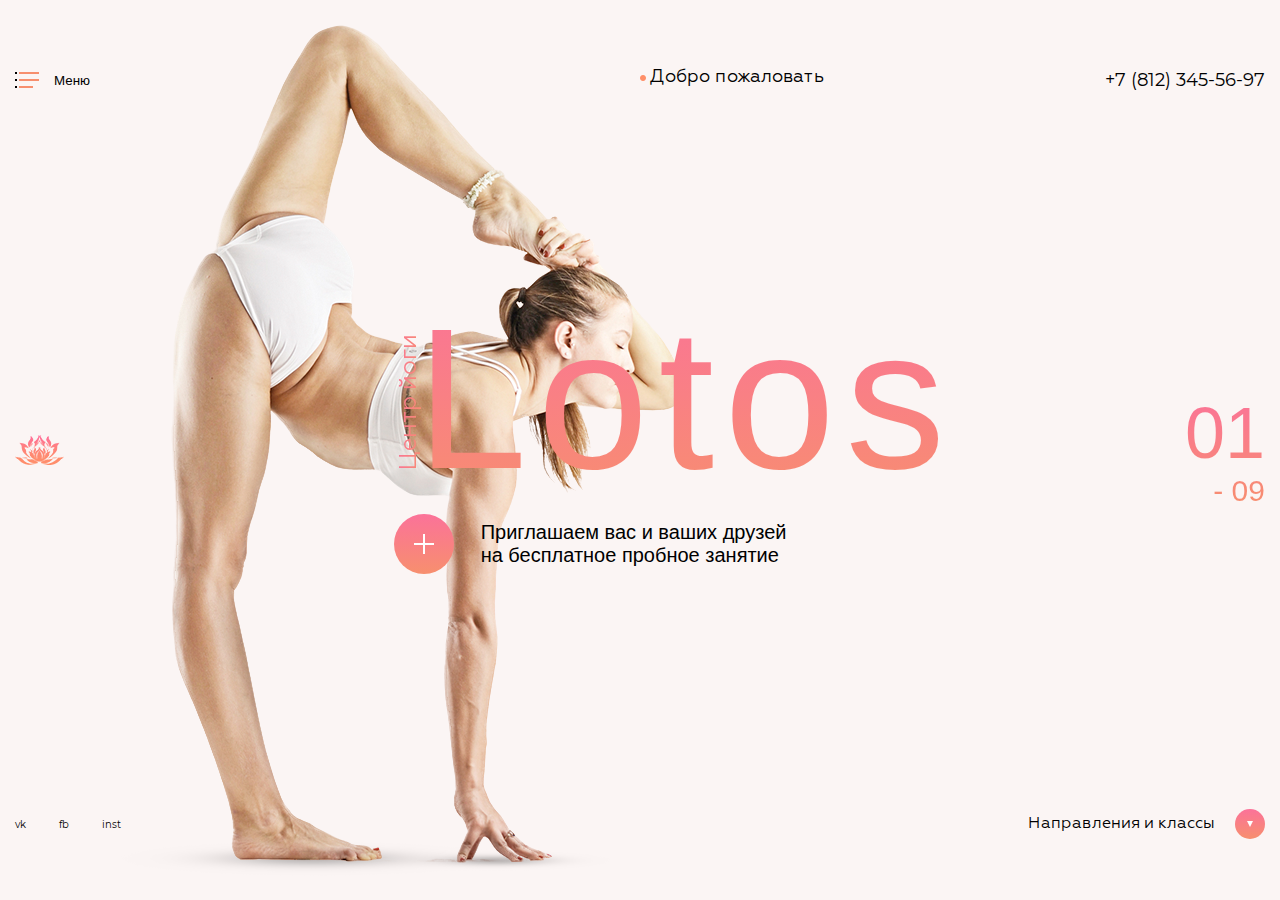
<file: index.html>
<!DOCTYPE html>
<html lang="ru">
<head>
	<meta charset="UTF-8">
	<meta name="viewport" content="width=device-width, initial-scale=1.0">
	<link rel="shortcut icon" href="img/favicon.ico" type="image/x-icon">
	<meta http-equiv="X-UA-Compatible" content="ie=edge">
	<meta name="theme-color" content="#111111">
	<title>Lotos</title>
	<link rel="stylesheet" href="scss/main.css">
</head>
<body>
	<div class="site-container">
    <header class="header">
      <h1 class="visually-hidden">Lotos</h1>
      <div class="container header__container">
          <button class="btn-reset header__menu">
            <div class="burger">
              <span class="burger__line"></span>
              <span class="burger__line"></span>
              <span class="burger__line"></span>
            </div>
            Меню
          </button>
          <nav class="header__nav menu">
            <button class="menu__close btn-reset"></button>
          <ul class="menu__list">
            <li class="menu__item"><a href="#" class="menu__link menu__link--active">Главная</a></li>
            <li class="menu__item"><a href="#" class="menu__link">Направления</a></li>
            <li class="menu__item"><a href="#" class="menu__link">Преподаватели</a></li>
            <li class="menu__item"><a href="#" class="menu__link">Абонементы</a></li>
            <li class="menu__item"><a href="#" class="menu__link">Расписание</a></li>
            <li class="menu__item"><a href="#" class="menu__link">Отзывы</a></li>
            <li class="menu__item"><a href="#" class="menu__link">Контакты</a></li>
          </ul>
        </nav>
        <a href="tel:+78123455697" class="header__contacts">+7 (812) 345-56-97</a>
      </div>
    </header>
    <main class="main">
      <section class="welcome">
        <h2 class="welcome__title page-title">Добро пожаловать</h2>
        <div class="container welcome__container">
          <img src="img/logo.png" alt="Логотип" class="logo welcome__logo">
          <div class="welcome__content content">
            <span class="content__subtitle">Центр йоги</span>
            <h3 class="content__title">Lotos</h3>
            <div class="content__form">
              <button class="content__btn btn-reset"></button>
              <p class="content__text">Приглашаем вас и ваших друзей на бесплатное пробное занятие</p>
            </div>
          </div>
        <div class="welcome__number number-page">
          <span class="number-page__current">01</span>
          <span class="number-page__total">- 09</span>
        </div>
        </div>
      </section>
    </main>
		<footer class="footer">
	    <div class="footer__container container">
        <ul class="footer__social social social__list">
          <li class="social__item"><a href="#" class="social__link">vk</a></li>
          <li class="social__item"><a href="#" class="social__link">fb</a></li>
          <li class="social__item"><a href="#" class="social__link">inst</a></li>
        </ul>
        <a href="/classes/" class="footer__link">Направления и классы</a>
      </div>
    </footer>
	</div>
	<script src="/js/main.js"></script>
</body>
</html>
</file>
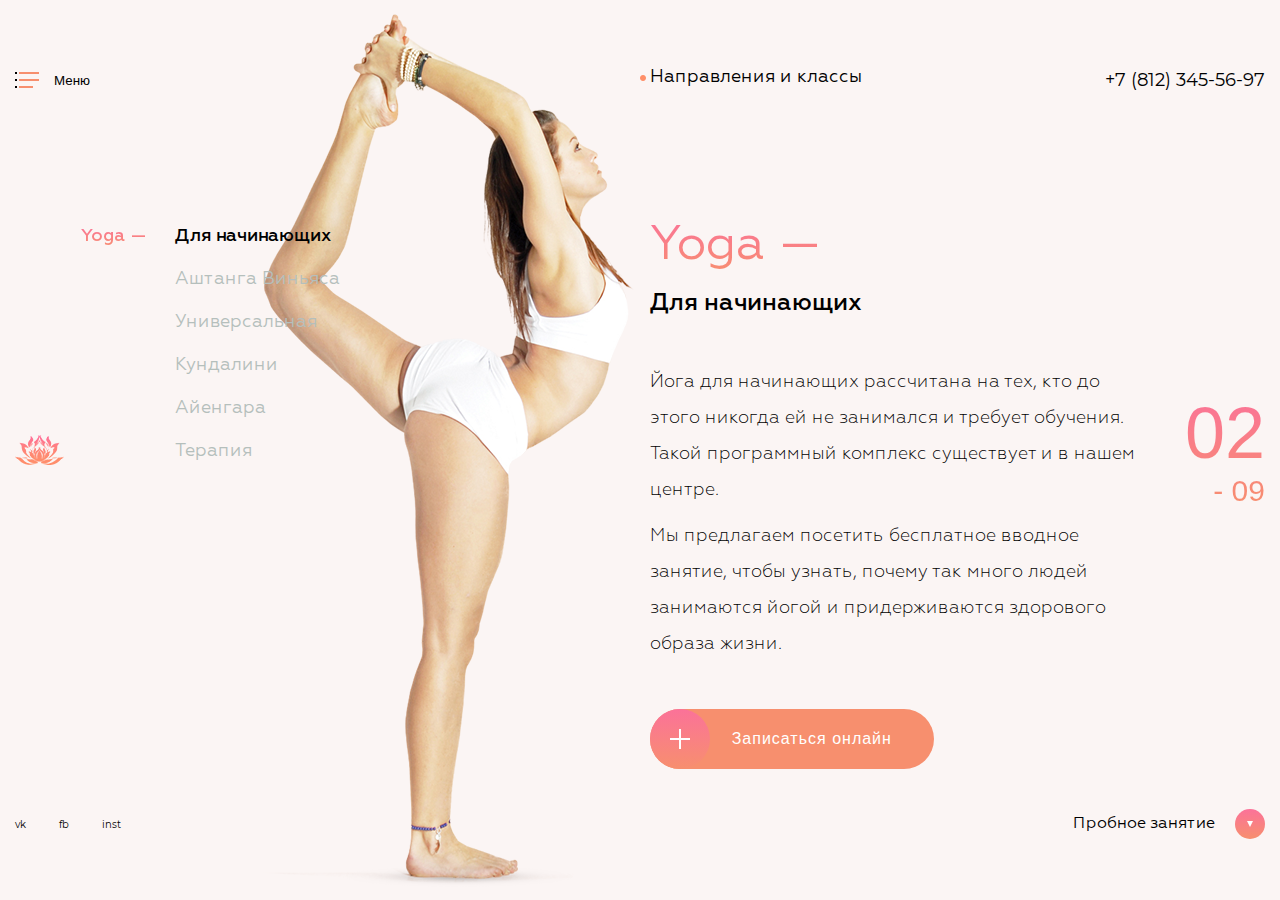
<file: classes/index.html>
<!DOCTYPE html>
<html lang="ru">
<head>
	<meta charset="UTF-8">
	<meta name="viewport" content="width=device-width, initial-scale=1.0">
	<link rel="shortcut icon" href="img/favicon.ico" type="image/x-icon">
	<meta http-equiv="X-UA-Compatible" content="ie=edge">
	<meta name="theme-color" content="#111111">
	<title>Lotos</title>
	<link rel="stylesheet" href="/scss/main.css">
</head>
<body>
    <div class="site-container">
      <h1 class="visually-hidden">Lotos</h1>
      <header class="header">
        <h1 class="visually-hidden">Lotos</h1>
        <div class="container header__container">
            <button class="btn-reset header__menu">
              <div class="burger">
                <span class="burger__line"></span>
                <span class="burger__line"></span>
                <span class="burger__line"></span>
              </div>
              Меню
            </button>
            <nav class="header__nav menu">
              <button class="menu__close btn-reset"></button>
            <ul class="menu__list">
              <li class="menu__item"><a href="#" class="menu__link menu__link--active">Главная</a></li>
              <li class="menu__item"><a href="#" class="menu__link">Направления</a></li>
              <li class="menu__item"><a href="#" class="menu__link">Преподаватели</a></li>
              <li class="menu__item"><a href="#" class="menu__link">Абонементы</a></li>
              <li class="menu__item"><a href="#" class="menu__link">Расписание</a></li>
              <li class="menu__item"><a href="#" class="menu__link">Отзывы</a></li>
              <li class="menu__item"><a href="#" class="menu__link">Контакты</a></li>
            </ul>
          </nav>
          <a href="tel:+78123455697" class="header__contacts">+7 (812) 345-56-97</a>
        </div>
      </header>
    <main>
      <section class="classes">
        <h2 class="page-title">Направления и классы</h2>
        <div class="container classes__container">
          <img src="/img/logo.png" alt="Логотип" class="logo classes__logo">
          <div class="classes__content">
            <ul class="classes__list">
              <li class="classes__item"><a href="#" class="classes__link classes__link--active">Для начинающих</a></li>
              <li class="classes__item"><a href="#" class="classes__link">Аштанга Виньяса</a></li>
              <li class="classes__item"><a href="#" class="classes__link">Универсальная</a></li>
              <li class="classes__item"><a href="#" class="classes__link">Кундалини</a></li>
              <li class="classes__item"><a href="#" class="classes__link">Айенгара</a></li>
              <li class="classes__item"><a href="#" class="classes__link">Терапия</a></li>
            </ul>
            <div class="classes__description">
              <h3 class="classes__title">Yoga —</h3>
              <span class="classes__subtitle">Для начинающих</span>
              <p class="classes__text">Йога для начинающих рассчитана на тех, кто до этого никогда ей не занимался и требует обучения. Такой программный комплекс существует и в нашем центре.</p>
              <p class="classes__text">Мы предлагаем посетить бесплатное вводное занятие, чтобы узнать, почему так много людей занимаются йогой и придерживаются здорового образа жизни.</p>
              <button class="classes__btn btn-reset"><span></span> Записаться онлайн</button>
            </div>
          </div>
          <div class="classes__number number-page">
            <span class="number-page__current">02</span>
            <span class="number-page__total">- 09</span>
          </div>
        </div>
      </section>
    </main>
    <footer class="footer">
      <div class="footer__container container">
        <ul class="footer__social social social__list">
          <li class="social__item"><a href="#" class="social__link">vk</a></li>
          <li class="social__item"><a href="#" class="social__link">fb</a></li>
          <li class="social__item"><a href="#" class="social__link">inst</a></li>
        </ul>
        <a href="/trial-lesson/" class="footer__link">Пробное занятие</a>
      </div>
    </footer>
    </div>

  <script src="/js/main.js"></script>
</body>
</html>
</file>
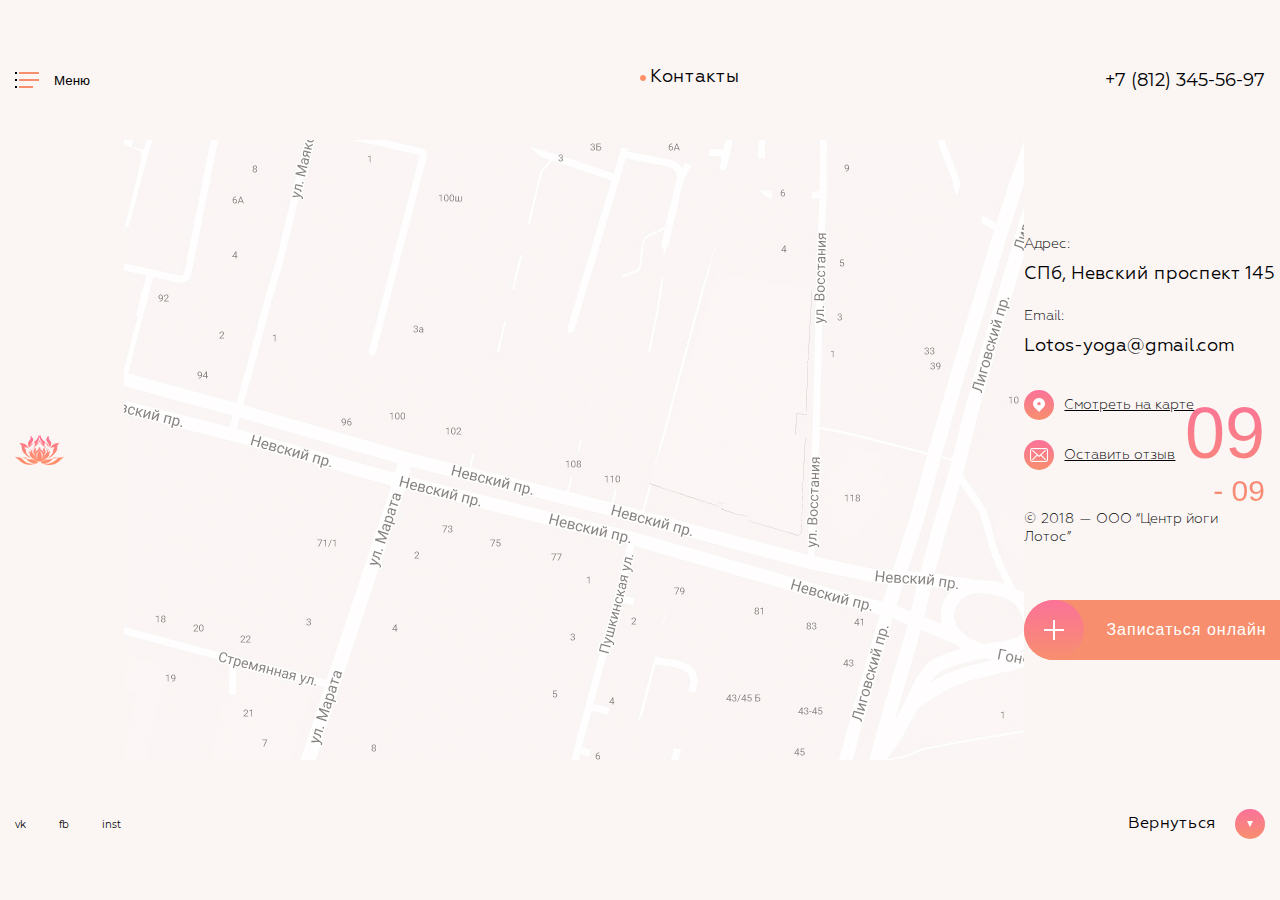
<file: contacts/index.html>
<!DOCTYPE html>
<html lang="ru">
<head>
	<meta charset="UTF-8">
	<meta name="viewport" content="width=device-width, initial-scale=1.0">
	<link rel="shortcut icon" href="img/favicon.ico" type="image/x-icon">
	<meta http-equiv="X-UA-Compatible" content="ie=edge">
	<meta name="theme-color" content="#111111">
	<title>Lotos</title>
	<link rel="stylesheet" href="/scss/main.css">
</head>
<body>
    <div class="site-container">
      <h1 class="visually-hidden">Lotos</h1>
      <header class="header">
        <h1 class="visually-hidden">Lotos</h1>
        <div class="container header__container">
            <button class="btn-reset header__menu">
              <div class="burger">
                <span class="burger__line"></span>
                <span class="burger__line"></span>
                <span class="burger__line"></span>
              </div>
              Меню
            </button>
            <nav class="header__nav menu">
              <button class="menu__close btn-reset"></button>
            <ul class="menu__list">
              <li class="menu__item"><a href="#" class="menu__link menu__link--active">Главная</a></li>
              <li class="menu__item"><a href="#" class="menu__link">Направления</a></li>
              <li class="menu__item"><a href="#" class="menu__link">Преподаватели</a></li>
              <li class="menu__item"><a href="#" class="menu__link">Абонементы</a></li>
              <li class="menu__item"><a href="#" class="menu__link">Расписание</a></li>
              <li class="menu__item"><a href="#" class="menu__link">Отзывы</a></li>
              <li class="menu__item"><a href="#" class="menu__link">Контакты</a></li>
            </ul>
          </nav>
          <a href="tel:+78123455697" class="header__contacts">+7 (812) 345-56-97</a>
        </div>
      </header>
    <main>
      <section class="contacts">
        <h2 class="page-title">Контакты</h2>
        <div class="container contacts__container">
            <img src="/img/logo.png" alt="Логотип" class="logo contacts__logo">
            <div class="contacts__content">
              <img src="/img/map.png" alt="Карта" class="contacts__map">
              <div class="contacts__info">
                  <ul class="contacts__list">
                      <li class="contacts__item">Адрес:<span>СПб, Невский проспект 145</span></li>
                      <li class="contacts__item">Email:<span>Lotos-yoga@gmail.com</span></li>
                      <li class="contacts__item"><a href="#" class="contacts__link contacts__link--map">Смотреть на карте</a></li>
                      <li class="contacts__item"><a href="#" class="contacts__link contacts__link--review">Оставить отзыв</a></li>
                  </ul>
                  <span class="contacts__copyright">&copy; 2018 — ООО “Центр йоги Лотос”</span>
                <button class="contacts__btn btn-reset"><span></span>Записаться онлайн</button>
              </div>
            </div>
            <div class="contacts__number number-page">
                <span class="number-page__current">09</span>
                <span class="number-page__total">- 09</span>
            </div>
        </div>
      </section>
    </main>
    <footer class="footer">
      <div class="footer__container container">
        <ul class="footer__social social social__list">
          <li class="social__item"><a href="#" class="social__link">vk</a></li>
          <li class="social__item"><a href="#" class="social__link">fb</a></li>
          <li class="social__item"><a href="#" class="social__link">inst</a></li>
        </ul>
        <a href="/" class="footer__link">Вернуться</a>
      </div>
    </footer>
    </div>

    <script src="/js/main.js"></script>
</body>
</html>
</file>
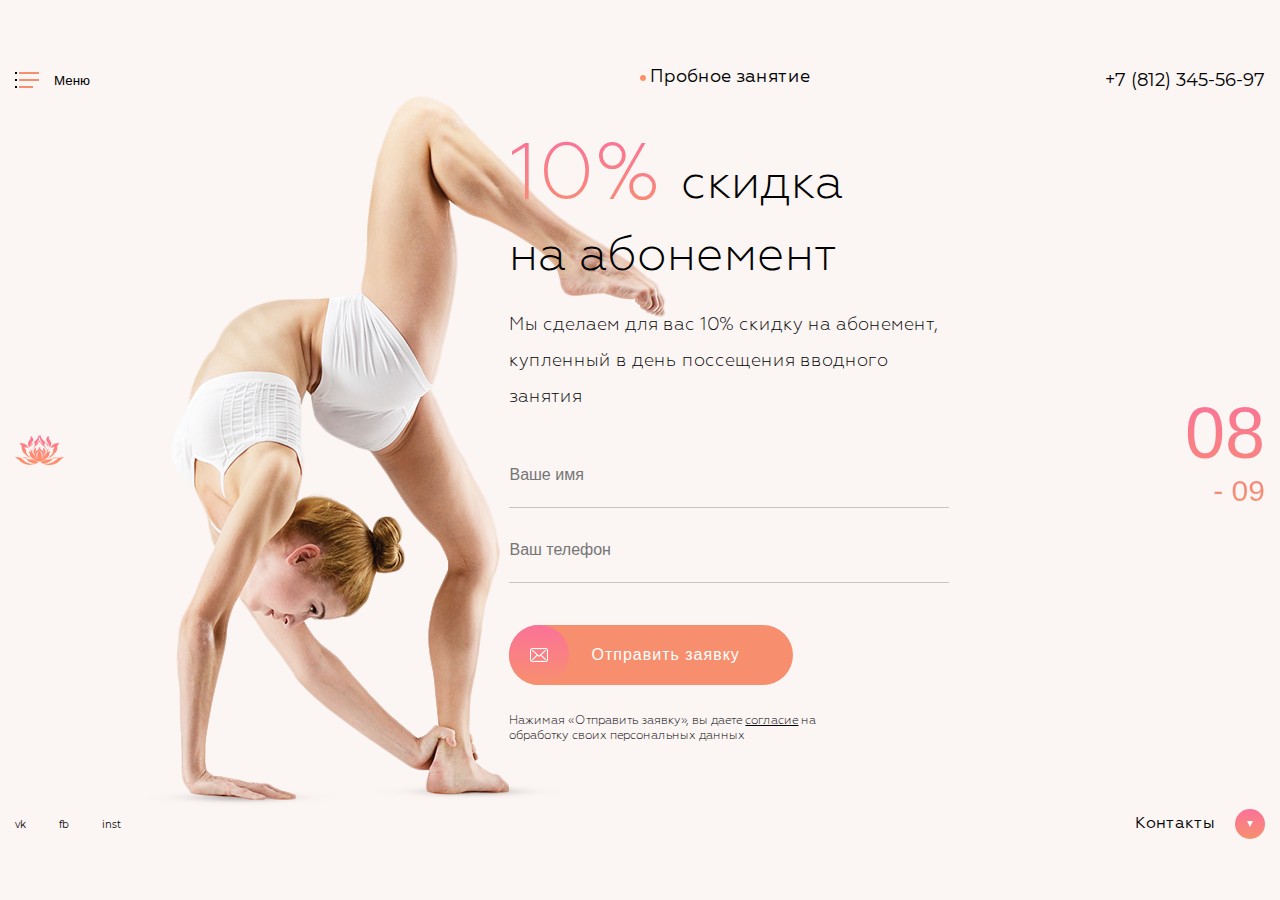
<file: form/index.html>
<!DOCTYPE html>
<html lang="ru">
<head>
	<meta charset="UTF-8">
	<meta name="viewport" content="width=device-width, initial-scale=1.0">
	<link rel="shortcut icon" href="img/favicon.ico" type="image/x-icon">
	<meta http-equiv="X-UA-Compatible" content="ie=edge">
	<meta name="theme-color" content="#111111">
	<title>Lotos</title>
	<link rel="stylesheet" href="/scss/main.css">
</head>
<body>
    <div class="site-container">
      <h1 class="visually-hidden">Lotos</h1>
      <header class="header">
        <h1 class="visually-hidden">Lotos</h1>
        <div class="container header__container">
            <button class="btn-reset header__menu">
              <div class="burger">
                <span class="burger__line"></span>
                <span class="burger__line"></span>
                <span class="burger__line"></span>
              </div>
              Меню
            </button>
            <nav class="header__nav menu">
              <button class="menu__close btn-reset"></button>
            <ul class="menu__list">
              <li class="menu__item"><a href="#" class="menu__link menu__link--active">Главная</a></li>
              <li class="menu__item"><a href="#" class="menu__link">Направления</a></li>
              <li class="menu__item"><a href="#" class="menu__link">Преподаватели</a></li>
              <li class="menu__item"><a href="#" class="menu__link">Абонементы</a></li>
              <li class="menu__item"><a href="#" class="menu__link">Расписание</a></li>
              <li class="menu__item"><a href="#" class="menu__link">Отзывы</a></li>
              <li class="menu__item"><a href="#" class="menu__link">Контакты</a></li>
            </ul>
          </nav>
          <a href="tel:+78123455697" class="header__contacts">+7 (812) 345-56-97</a>
        </div>
      </header>
    <main>
      <section class="trial-lesson">
        <h2 class="page-title">Пробное занятие</h2>
        <div class="container trial-lesson__container form">
            <img src="/img/logo.png" alt="Логотип" class="logo trial-lesson__logo">
            <div class="trial-lesson__content">
              <form class="trial-lesson__form">
                <h2 class="trial-lesson__title"><span>10% </span>скидка на абонемент</h2>
                <p class="trial-lesson__desc">Мы сделаем для вас 10% скидку на абонемент, купленный в день поссещения вводного занятия</p>
                <input type="text" class="trial-lesson__input" placeholder="Ваше имя">
                <input type="text" class="trial-lesson__input" placeholder="Ваш телефон">
                <button type="submit" class="trial-lesson__submit btn-reset"><span></span>Отправить заявку</button>
                <p class="trial-lesson__consent">Нажимая «Отправить заявку», вы даете <a href="#">согласие</a> на обработку своих персональных данных</p>
              </form>
            </div>
            <div class="trial-lesson__number number-page">
                <span class="number-page__current">08</span>
                <span class="number-page__total">- 09</span>
            </div>
        </div>
      </section>
    </main>
    <footer class="footer">
      <div class="footer__container container">
        <ul class="footer__social social social__list">
          <li class="social__item"><a href="#" class="social__link">vk</a></li>
          <li class="social__item"><a href="#" class="social__link">fb</a></li>
          <li class="social__item"><a href="#" class="social__link">inst</a></li>
        </ul>
        <a href="/contacts/" class="footer__link">Контакты</a>
      </div>
    </footer>
    </div>

    <script src="/js/main.js"></script>
</body>
</html>
</file>
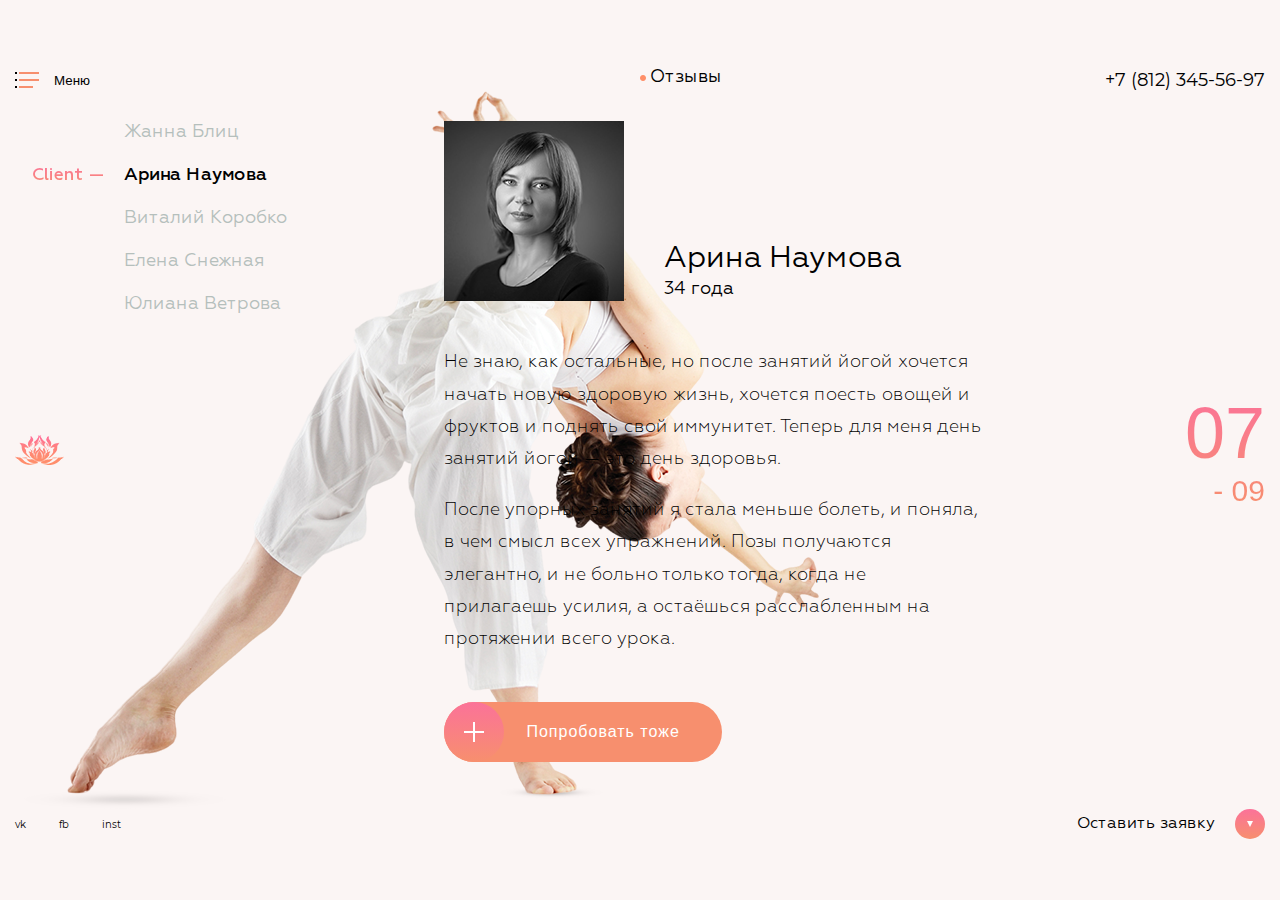
<file: reviews/index.html>
<!DOCTYPE html>
<html lang="ru">
<head>
	<meta charset="UTF-8">
	<meta name="viewport" content="width=device-width, initial-scale=1.0">
	<link rel="shortcut icon" href="img/favicon.ico" type="image/x-icon">
	<meta http-equiv="X-UA-Compatible" content="ie=edge">
	<meta name="theme-color" content="#111111">
	<title>Lotos</title>
	<link rel="stylesheet" href="/scss/main.css">
</head>
<body>
    <div class="site-container">
      <h1 class="visually-hidden">Lotos</h1>
      <header class="header">
        <h1 class="visually-hidden">Lotos</h1>
        <div class="container header__container">
            <button class="btn-reset header__menu">
              <div class="burger">
                <span class="burger__line"></span>
                <span class="burger__line"></span>
                <span class="burger__line"></span>
              </div>
              Меню
            </button>
            <nav class="header__nav menu">
              <button class="menu__close btn-reset"></button>
            <ul class="menu__list">
              <li class="menu__item"><a href="#" class="menu__link menu__link--active">Главная</a></li>
              <li class="menu__item"><a href="#" class="menu__link">Направления</a></li>
              <li class="menu__item"><a href="#" class="menu__link">Преподаватели</a></li>
              <li class="menu__item"><a href="#" class="menu__link">Абонементы</a></li>
              <li class="menu__item"><a href="#" class="menu__link">Расписание</a></li>
              <li class="menu__item"><a href="#" class="menu__link">Отзывы</a></li>
              <li class="menu__item"><a href="#" class="menu__link">Контакты</a></li>
            </ul>
          </nav>
          <a href="tel:+78123455697" class="header__contacts">+7 (812) 345-56-97</a>
        </div>
      </header>
    <main>
      <section class="reviews">
        <h2 class="page-title">Отзывы</h2>
        <div class="container reviews__container">
            <img src="/img/logo.png" alt="Логотип" class="logo reviews__logo">
            <div class="reviews__content">
              <ul class="reviews__list">
                  <li class="reviews__name"><a href="#" class="reviews__link">Жанна Блиц</a></li>
                  <li class="reviews__name"><a href="#" class="reviews__link reviews__link--active">Арина Наумова</a></li>
                  <li class="reviews__name"><a href="#" class="reviews__link">Виталий Коробко</a></li>
                  <li class="reviews__name"><a href="#" class="reviews__link">Елена Снежная</a></li>
                  <li class="reviews__name"><a href="#" class="reviews__link">Юлиана Ветрова</a></li>
              </ul>
              <div class="reviews__item review-item">
                  <figure class="review-item__figure">
                      <img src="/img/naumova.png" alt="Арина Наумова" class="review-item__img">
                      <p class="review-item__name"><span>Арина Наумова</span>34 года</p>
                  </figure>
                  <p class="review-item__text">Не знаю, как остальные, но после занятий йогой хочется начать новую здоровую жизнь, хочется поесть овощей и фруктов и поднять свой иммунитет. Теперь для меня день занятий йогой — это день здоровья.</p>
                  <p class="review-item__text">После упорных занятий я стала меньше болеть, и поняла, 
                      в чем смысл всех упражнений. Позы получаются элегантно,  и не больно только тогда, когда не прилагаешь усилия,
                      а остаёшься расслабленным на протяжении всего урока.</p>
                  <button class="review-item__btn btn-reset"><span></span>Попробовать тоже</button>  
              </div>              
            </div>

            <div class="reviews__number number-page">
              <span class="number-page__current">07</span>
              <span class="number-page__total">- 09</span>
            </div>
        </div>
      </section>
    </main>
    <footer class="footer">
      <div class="footer__container container">
        <ul class="footer__social social social__list">
          <li class="social__item"><a href="#" class="social__link">vk</a></li>
          <li class="social__item"><a href="#" class="social__link">fb</a></li>
          <li class="social__item"><a href="#" class="social__link">inst</a></li>
        </ul>
        <a href="/form/" class="footer__link">Оставить заявку</a>
      </div>
    </footer>
    </div>

  <script src="/js/main.js"></script>
</body>
</html>
</file>
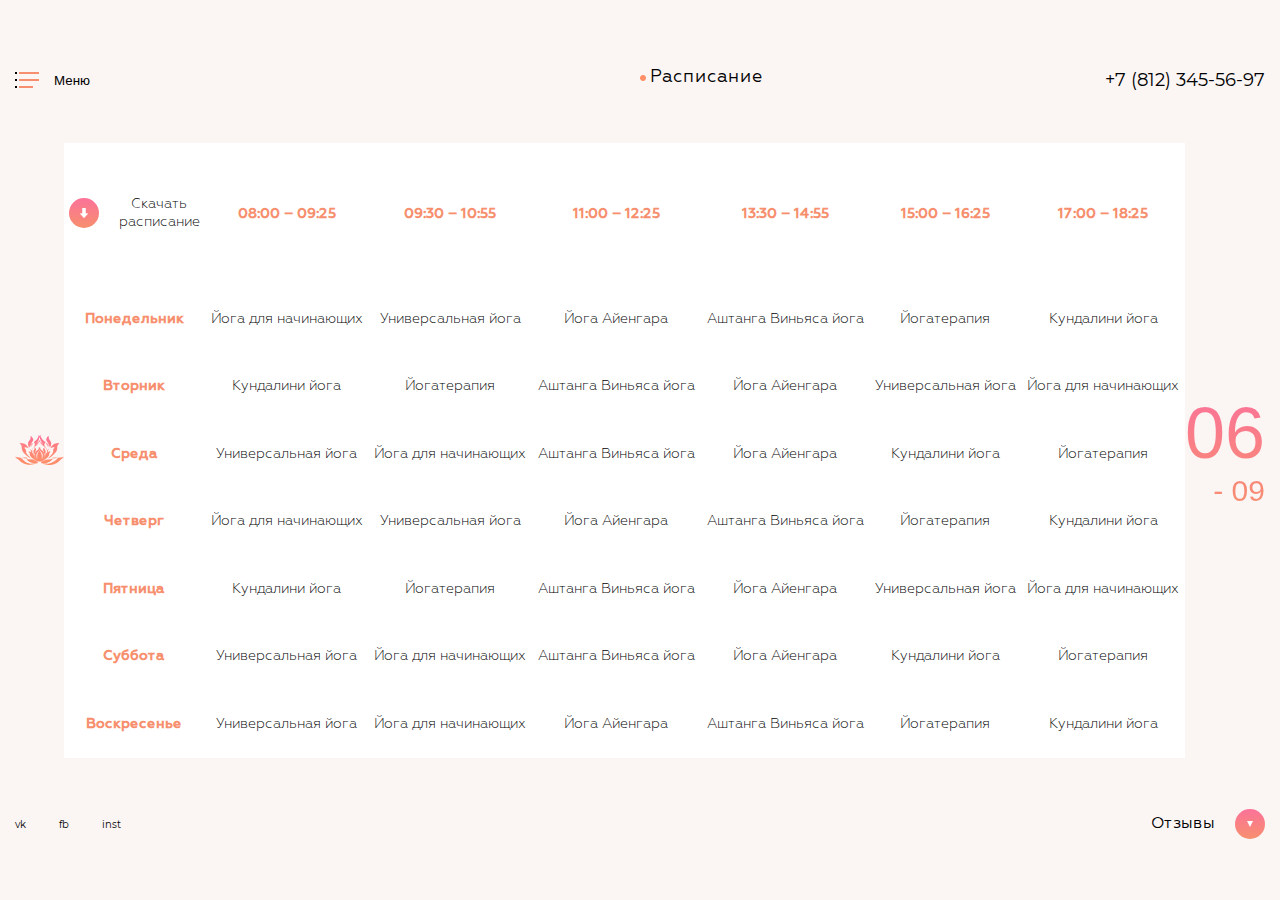
<file: schedule/index.html>
<!DOCTYPE html>
<html lang="ru">
<head>
	<meta charset="UTF-8">
	<meta name="viewport" content="width=device-width, initial-scale=1.0">
	<link rel="shortcut icon" href="img/favicon.ico" type="image/x-icon">
	<meta http-equiv="X-UA-Compatible" content="ie=edge">
	<meta name="theme-color" content="#111111">
	<title>Lotos</title>
	<link rel="stylesheet" href="/scss/main.css">
</head>
<body>
    <div class="site-container">
      <h1 class="visually-hidden">Lotos</h1>
      <header class="header">
        <h1 class="visually-hidden">Lotos</h1>
        <div class="container header__container">
            <button class="btn-reset header__menu">
              <div class="burger">
                <span class="burger__line"></span>
                <span class="burger__line"></span>
                <span class="burger__line"></span>
              </div>
              Меню
            </button>
            <nav class="header__nav menu">
              <button class="menu__close btn-reset"></button>
            <ul class="menu__list">
              <li class="menu__item"><a href="#" class="menu__link menu__link--active">Главная</a></li>
              <li class="menu__item"><a href="#" class="menu__link">Направления</a></li>
              <li class="menu__item"><a href="#" class="menu__link">Преподаватели</a></li>
              <li class="menu__item"><a href="#" class="menu__link">Абонементы</a></li>
              <li class="menu__item"><a href="#" class="menu__link">Расписание</a></li>
              <li class="menu__item"><a href="#" class="menu__link">Отзывы</a></li>
              <li class="menu__item"><a href="#" class="menu__link">Контакты</a></li>
            </ul>
          </nav>
          <a href="tel:+78123455697" class="header__contacts">+7 (812) 345-56-97</a>
        </div>
      </header>
    <main>
      <section class="schedule">
        <h2 class="page-title">Расписание</h2>
        <div class="container schedule__container">
            <img src="/img/logo.png" alt="Логотип" class="logo schedule__logo">
            <table class="schedule__table table">
              <tr class="table__head">
                <td ><a href="#" class="table__link">Скачать <br>расписание</a></td>
                <th class="table__time">08:00 − 09:25</th>
                <th class="table__time">09:30 − 10:55</th>
                <th class="table__time">11:00 − 12:25</th>
                <th class="table__time">13:30 − 14:55</th>
                <th class="table__time">15:00 − 16:25</th>
                <th class="table__time">17:00 − 18:25</th>
              </tr>
              <tr class="table__row">
                <td class="table__time">Понедельник</td>
                <td class="table__text">Йога для начинающих</td>
                <td class="table__text">Универсальная йога</td>
                <td class="table__text">Йога Айенгара</td>
                <td class="table__text">Аштанга Виньяса йога</td>
                <td class="table__text">Йогатерапия</td>
                <td class="table__text">Кундалини йога</td>
              </tr>
              <tr class="table__row">
                <td class="table__time">Вторник</td>
                <td class="table__text">Кундалини йога</td>
                <td class="table__text">Йогатерапия</td>
                <td class="table__text">Аштанга Виньяса йога</td>
                <td class="table__text">Йога Айенгара</td>
                <td class="table__text">Универсальная йога</td>
                <td class="table__text">Йога для начинающих</td>
              </tr>
              <tr class="table__row">
                <td class="table__time">Среда</td>
                <td class="table__text">Универсальная йога</td>
                <td class="table__text">Йога для начинающих</td>
                <td class="table__text">Аштанга Виньяса йога</td>
                <td class="table__text">Йога Айенгара</td>
                <td class="table__text">Кундалини йога</td>
                <td class="table__text">Йогатерапия</td>
              </tr>
              <tr class="table__row">
                <td class="table__time">Четверг</td>
                <td class="table__text">Йога для начинающих</td>
                <td class="table__text">Универсальная йога</td>
                <td class="table__text">Йога Айенгара</td>
                <td class="table__text">Аштанга Виньяса йога</td>
                <td class="table__text">Йогатерапия</td>
                <td class="table__text">Кундалини йога</td>
              </tr>
              <tr class="table__row">
                <td class="table__time">Пятница</td>
                <td class="table__text">Кундалини йога</td>
                <td class="table__text">Йогатерапия</td>
                <td class="table__text">Аштанга Виньяса йога</td>
                <td class="table__text">Йога Айенгара</td>
                <td class="table__text">Универсальная йога</td>
                <td class="table__text">Йога для начинающих</td>
              </tr>
              <tr class="table__row">
                <td class="table__time">Суббота</td>
                <td class="table__text">Универсальная йога</td>
                <td class="table__text">Йога для начинающих</td>
                <td class="table__text">Аштанга Виньяса йога</td>
                <td class="table__text">Йога Айенгара</td>
                <td class="table__text">Кундалини йога</td>
                <td class="table__text">Йогатерапия</td>
              </tr>
              <tr class="table__row">
                <td class="table__time">Воскресенье</td>
                <td class="table__text">Универсальная йога</td>
                <td class="table__text">Йога для начинающих</td>
                <td class="table__text">Йога Айенгара</td>
                <td class="table__text">Аштанга Виньяса йога</td>
                <td class="table__text">Йогатерапия</td>
                <td class="table__text">Кундалини йога</td>
              </tr>
            </table>
            <div class="schedule__number number-page">
              <span class="number-page__current">06</span>
              <span class="number-page__total">- 09</span>
            </div>
        </div>
      </section>
    </main>
    <footer class="footer">
      <div class="footer__container container">
        <ul class="footer__social social social__list">
          <li class="social__item"><a href="#" class="social__link">vk</a></li>
          <li class="social__item"><a href="#" class="social__link">fb</a></li>
          <li class="social__item"><a href="#" class="social__link">inst</a></li>
        </ul>
        <a href="/reviews/" class="footer__link">Отзывы</a>
      </div>
    </footer>
    </div>

  <script src="/js/main.js"></script>
</body>
</html>
</file>
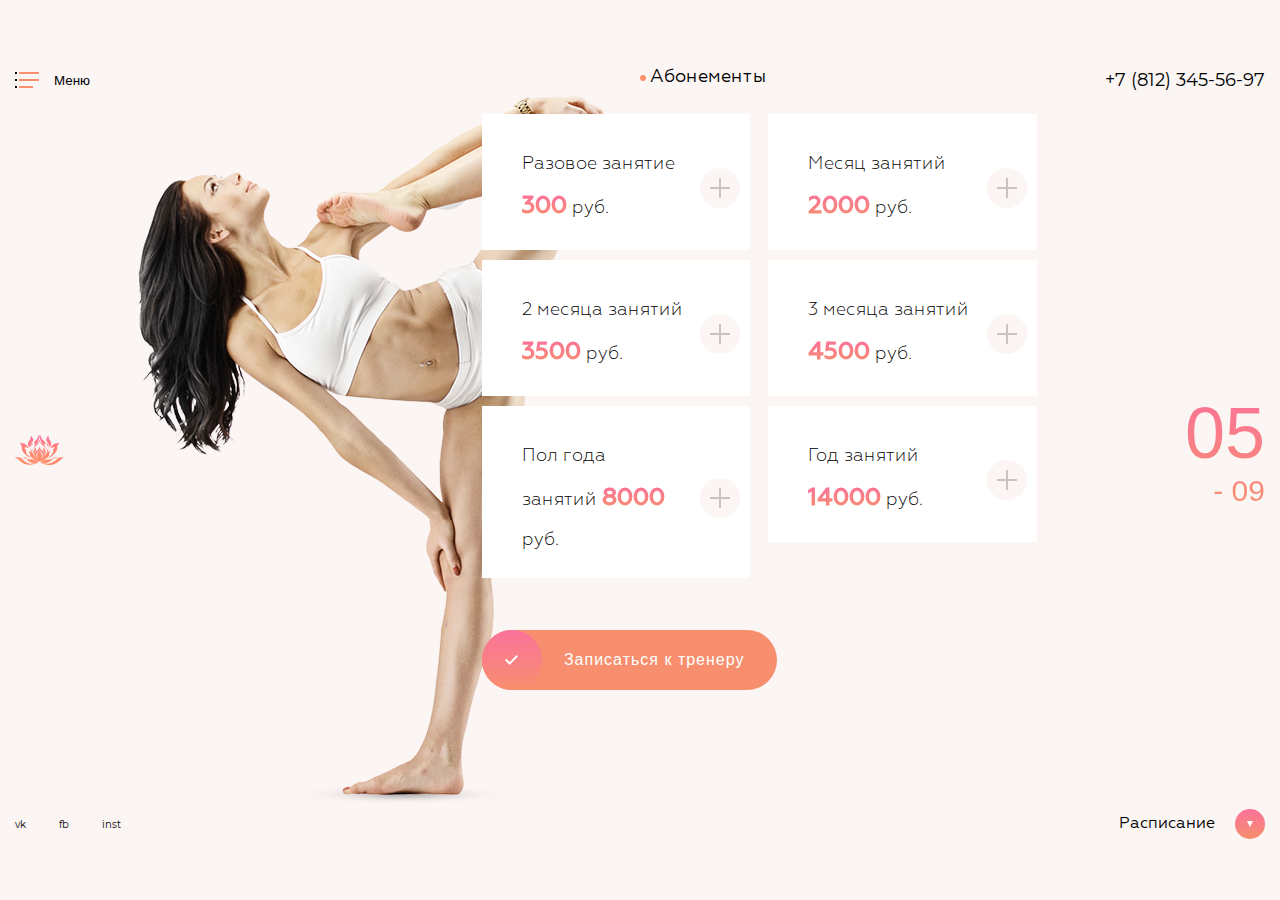
<file: tickets/index.html>
<!DOCTYPE html>
<html lang="ru">
<head>
	<meta charset="UTF-8">
	<meta name="viewport" content="width=device-width, initial-scale=1.0">
	<link rel="shortcut icon" href="img/favicon.ico" type="image/x-icon">
	<meta http-equiv="X-UA-Compatible" content="ie=edge">
	<meta name="theme-color" content="#111111">
	<title>Lotos</title>
	<link rel="stylesheet" href="/scss/main.css">
</head>
<body>
    <div class="site-container">
      <h1 class="visually-hidden">Lotos</h1>
      <header class="header">
        <h1 class="visually-hidden">Lotos</h1>
        <div class="container header__container">
            <button class="btn-reset header__menu">
              <div class="burger">
                <span class="burger__line"></span>
                <span class="burger__line"></span>
                <span class="burger__line"></span>
              </div>
              Меню
            </button>
            <nav class="header__nav menu">
              <button class="menu__close btn-reset"></button>
            <ul class="menu__list">
              <li class="menu__item"><a href="#" class="menu__link menu__link--active">Главная</a></li>
              <li class="menu__item"><a href="#" class="menu__link">Направления</a></li>
              <li class="menu__item"><a href="#" class="menu__link">Преподаватели</a></li>
              <li class="menu__item"><a href="#" class="menu__link">Абонементы</a></li>
              <li class="menu__item"><a href="#" class="menu__link">Расписание</a></li>
              <li class="menu__item"><a href="#" class="menu__link">Отзывы</a></li>
              <li class="menu__item"><a href="#" class="menu__link">Контакты</a></li>
            </ul>
          </nav>
          <a href="tel:+78123455697" class="header__contacts">+7 (812) 345-56-97</a>
        </div>
      </header>
    <main>
      <section class="tickets">
        <h2 class="page-title">Абонементы</h2>
        <div class="container tickets__container">
            <img src="/img/logo.png" alt="Логотип" class="logo tickets__logo">
            <div class="tickets__content">
              <div class="tickets__info tickets-info">
                <ul class="tickets__list">
                  <li class="tickets__item">
                      <p class="tickets__cost">Разовое занятие <span>300</span> руб.</p>
                      <a href="#" class="tickets__link"></a>
                  </li>
                  <li class="tickets__item">
                    <p class="tickets__cost">2 месяца занятий <span>3500</span> руб.</p>
                    <a href="#" class="tickets__link"></a>
                  </li>
                  <li class="tickets__item">
                    <p class="tickets__cost">Пол года занятий <span>8000</span> руб.</p>
                    <a href="#" class="tickets__link"></a>
                  </li>
                  <li class="tickets__item">
                    <p class="tickets__cost">Месяц занятий <span>2000</span> руб.</p>
                    <a href="#" class="tickets__link"></a>
                  </li>
                  <li class="tickets__item">
                    <p class="tickets__cost">3 месяца занятий <span>4500</span> руб.</p>
                    <a href="#" class="tickets__link"></a>
                  </li>
                  <li class="tickets__item">
                    <p class="tickets__cost">Год занятий <span>14000</span> руб.</p>
                    <a href="#" class="tickets__link"></a>
                  </li>
                </ul>
                <button class="tickets__btn btn-reset"><span></span>Записаться к тренеру</button>
              </div>
            </div>
            <div class="tickets__number number-page">
              <span class="number-page__current">05</span>
              <span class="number-page__total">- 09</span>
            </div>
        </div>
      </section>
    </main>
    <footer class="footer">
      <div class="footer__container container">
        <ul class="footer__social social social__list">
          <li class="social__item"><a href="#" class="social__link">vk</a></li>
          <li class="social__item"><a href="#" class="social__link">fb</a></li>
          <li class="social__item"><a href="#" class="social__link">inst</a></li>
        </ul>
        <a href="/schedule/" class="footer__link">Расписание</a>
      </div>
    </footer>
    </div>

  <script src="/js/main.js"></script>
</body>
</html>
</file>
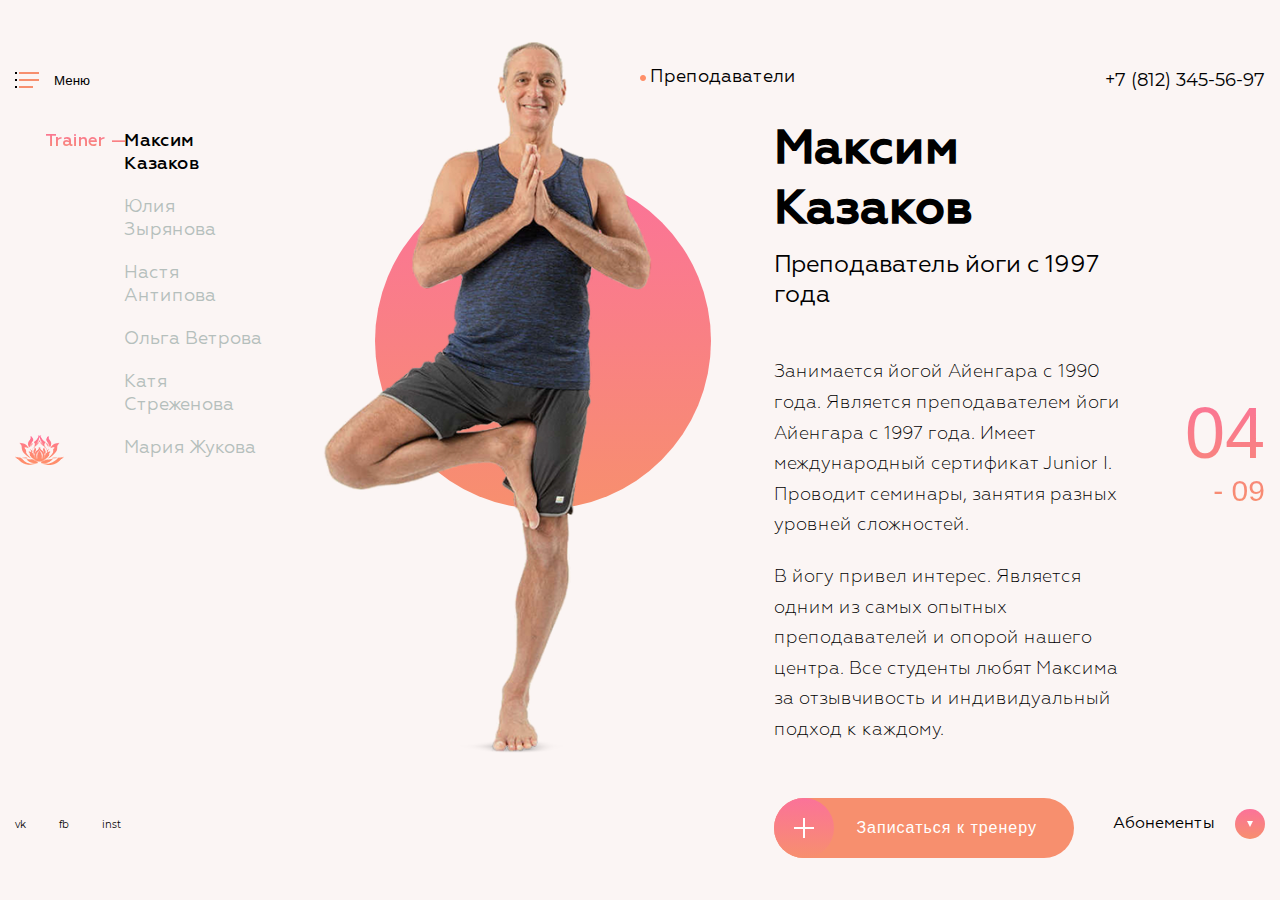
<file: trainers/index.html>
<!DOCTYPE html>
<html lang="ru">
<head>
	<meta charset="UTF-8">
	<meta name="viewport" content="width=device-width, initial-scale=1.0">
	<link rel="shortcut icon" href="img/favicon.ico" type="image/x-icon">
	<meta http-equiv="X-UA-Compatible" content="ie=edge">
	<meta name="theme-color" content="#111111">
	<title>Lotos</title>
	<link rel="stylesheet" href="/scss/main.css">
</head>
<body>
    <div class="site-container">
      <h1 class="visually-hidden">Lotos</h1>
      <header class="header">
        <h1 class="visually-hidden">Lotos</h1>
        <div class="container header__container">
            <button class="btn-reset header__menu">
              <div class="burger">
                <span class="burger__line"></span>
                <span class="burger__line"></span>
                <span class="burger__line"></span>
              </div>
              Меню
            </button>
            <nav class="header__nav menu">
              <button class="menu__close btn-reset"></button>
            <ul class="menu__list">
              <li class="menu__item"><a href="#" class="menu__link menu__link--active">Главная</a></li>
              <li class="menu__item"><a href="#" class="menu__link">Направления</a></li>
              <li class="menu__item"><a href="#" class="menu__link">Преподаватели</a></li>
              <li class="menu__item"><a href="#" class="menu__link">Абонементы</a></li>
              <li class="menu__item"><a href="#" class="menu__link">Расписание</a></li>
              <li class="menu__item"><a href="#" class="menu__link">Отзывы</a></li>
              <li class="menu__item"><a href="#" class="menu__link">Контакты</a></li>
            </ul>
          </nav>
          <a href="tel:+78123455697" class="header__contacts">+7 (812) 345-56-97</a>
        </div>
      </header>
    <main>
      <section class="trainers">
        <h2 class="page-title">Преподаватели</h2>
        <div class="container trainers__container">
          <img src="/img/logo.png" alt="Логотип" class="logo trainers__logo">
          <div class="trainers__content">
            <ul class="trainers__list">
              <li class="trainers__item"><a href="#" class="trainers__link trainers__link--active">Максим Казаков</a></li>
              <li class="trainers__item"><a href="#" class="trainers__link">Юлия Зырянова</a></li>
              <li class="trainers__item"><a href="#" class="trainers__link">Настя Антипова</a></li>
              <li class="trainers__item"><a href="#" class="trainers__link">Ольга Ветрова</a></li>
              <li class="trainers__item"><a href="#" class="trainers__link">Катя Стреженова</a></li>
              <li class="trainers__item"><a href="#" class="trainers__link">Мария Жукова</a></li>
            </ul>
            <div class="trainers__img">
              <img src="/img/maksim.png" alt="Тренер Максим" class="trainers__image">
              <svg xmlns="http://www.w3.org/2000/svg" version="1.1">
                <linearGradient id="linear-gradient" x1="0" y1="0%" x2="0" y2="100%">
                  <stop offset="0%" stop-color="#fb7299"/>
                  <stop offset="100%" stop-color="#f78f6e"/>
                  </linearGradient>
                <circle cx="50%" cy="50%" r="168" fill="url(#linear-gradient)"/>
              </svg> 
            </div>
            <div class="trainers__info trainers-info">
              <h2 class="trainers-info__title">Максим Казаков</h2>
              <span class="trainers-info__subtitle">Преподаватель йоги с 1997 года</span>
              <p class="trainers-info__text">Занимается йогой Айенгара с 1990 года. Является преподавателем йоги Айенгара с 1997 года. Имеет международный сертификат Junior I. Проводит семинары, занятия разных уровней сложностей.</p>
              <p class="trainers-info__text">В йогу привел интерес. Является одним из самых опытных преподавателей и опорой нашего центра. Все студенты любят Максима за отзывчивость
                и индивидуальный подход к каждому.</p>
              <button class="trainers-info__btn btn-reset"><span></span> Записаться к тренеру</button>
            </div>
          </div>
          <div class="trainers__number number-page">
            <span class="number-page__current">04</span>
            <span class="number-page__total">- 09</span>
          </div>
        </div>
      </section>
    </main>
    <footer class="footer">
      <div class="footer__container container">
        <ul class="footer__social social social__list">
          <li class="social__item"><a href="#" class="social__link">vk</a></li>
          <li class="social__item"><a href="#" class="social__link">fb</a></li>
          <li class="social__item"><a href="#" class="social__link">inst</a></li>
        </ul>
        <a href="/tickets/" class="footer__link">Абонементы</a>
      </div>
    </footer>
    </div>

  <script src="/js/main.js"></script>
</body>
</html>
</file>
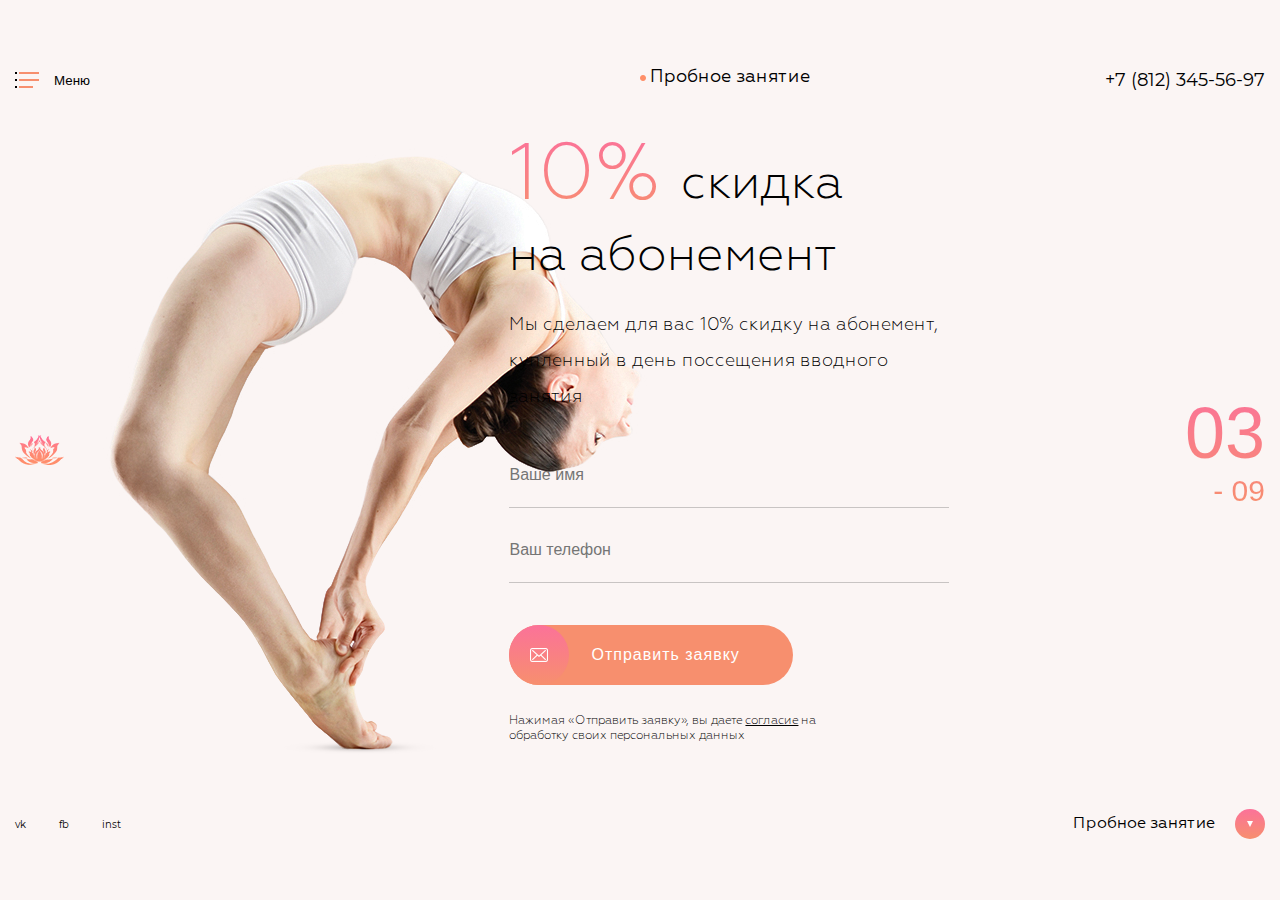
<file: trial-lesson/index.html>
<!DOCTYPE html>
<html lang="ru">
<head>
	<meta charset="UTF-8">
	<meta name="viewport" content="width=device-width, initial-scale=1.0">
	<link rel="shortcut icon" href="img/favicon.ico" type="image/x-icon">
	<meta http-equiv="X-UA-Compatible" content="ie=edge">
	<meta name="theme-color" content="#111111">
	<title>Lotos</title>
	<link rel="stylesheet" href="/scss/main.css">
</head>
<body>
    <div class="site-container">
      <h1 class="visually-hidden">Lotos</h1>
      <header class="header">
        <h1 class="visually-hidden">Lotos</h1>
        <div class="container header__container">
            <button class="btn-reset header__menu">
              <div class="burger">
                <span class="burger__line"></span>
                <span class="burger__line"></span>
                <span class="burger__line"></span>
              </div>
              Меню
            </button>
            <nav class="header__nav menu">
              <button class="menu__close btn-reset"></button>
            <ul class="menu__list">
              <li class="menu__item"><a href="#" class="menu__link menu__link--active">Главная</a></li>
              <li class="menu__item"><a href="#" class="menu__link">Направления</a></li>
              <li class="menu__item"><a href="#" class="menu__link">Преподаватели</a></li>
              <li class="menu__item"><a href="#" class="menu__link">Абонементы</a></li>
              <li class="menu__item"><a href="#" class="menu__link">Расписание</a></li>
              <li class="menu__item"><a href="#" class="menu__link">Отзывы</a></li>
              <li class="menu__item"><a href="#" class="menu__link">Контакты</a></li>
            </ul>
          </nav>
          <a href="tel:+78123455697" class="header__contacts">+7 (812) 345-56-97</a>
        </div>
      </header>
    <main>
      <section class="trial-lesson">
        <h2 class="page-title">Пробное занятие</h2>
        <div class="container trial-lesson__container">
            <img src="/img/logo.png" alt="Логотип" class="logo trial-lesson__logo">
            <div class="trial-lesson__content">
              <form class="trial-lesson__form">
                <h2 class="trial-lesson__title"><span>10% </span>скидка на абонемент</h2>
                <p class="trial-lesson__desc">Мы сделаем для вас 10% скидку на абонемент, купленный в день поссещения вводного занятия</p>
                <input type="text" class="trial-lesson__input" placeholder="Ваше имя">
                <input type="text" class="trial-lesson__input" placeholder="Ваш телефон">
                <button type="submit" class="trial-lesson__submit btn-reset"><span></span>Отправить заявку</button>
                <p class="trial-lesson__consent">Нажимая «Отправить заявку», вы даете <a href="#">согласие</a> на обработку своих персональных данных</p>
              </form>
            </div>
            <div class="trial-lesson__number number-page">
                <span class="number-page__current">03</span>
                <span class="number-page__total">- 09</span>
            </div>
        </div>
      </section>
    </main>
    <footer class="footer">
      <div class="footer__container container">
        <ul class="footer__social social social__list">
          <li class="social__item"><a href="#" class="social__link">vk</a></li>
          <li class="social__item"><a href="#" class="social__link">fb</a></li>
          <li class="social__item"><a href="#" class="social__link">inst</a></li>
        </ul>
        <a href="/trainers/" class="footer__link">Пробное занятие</a>
      </div>
    </footer>
    </div>

    <script src="/js/main.js"></script>
</body>
</html>
</file>
<file: scss/main.css>
@charset "UTF-8";
@import url(d:\Практика\Lotos\scss\vendor\normalize.css);
:root {
  --color-black: #000;
  --color-white: #fff;
  --main-bg-color: #fbf5f4;
  --burger-width: 20px;
  --burger-height: 16px;
  --burger-line-height: 2px;
  --main-color: #f78f6e;
  --gradient-top: linear-gradient(to top, #f78f6e, #fb7299);
  --gradient-right: linear-gradient(to top, #f78f6e, #fb7299);
  --link-color: #b5bfbc;
}

@font-face {
  font-family: "Geometria";
  src: url("../fonts/Geometria-Light.woff2") format("woff2");
  font-weight: 300;
  font-display: swap;
  font-style: normal;
}

@font-face {
  font-family: "Geometria";
  src: url("../fonts/Geometria-Medium.woff2") format("woff2");
  font-weight: 500;
  font-display: swap;
  font-style: normal;
}

@font-face {
  font-family: "Geometria";
  src: url("../fonts/Geometria-Regular.woff2") format("woff2");
  font-weight: 400;
  font-display: swap;
  font-style: normal;
}

@font-face {
  font-family: "Montserrat";
  src: url("../fonts/Montserrat-Regular.woff2") format("woff2");
  font-weight: 400;
  font-display: swap;
  font-style: normal;
}

html {
  -webkit-box-sizing: border-box;
          box-sizing: border-box;
}

*,
*::before,
*::after {
  margin: 0;
  padding: 0;
  -webkit-box-sizing: inherit;
          box-sizing: inherit;
}

body {
  margin: 0;
  height: 100vh;
  min-height: 600px;
  font-family: "Geometria", sans-serif;
  font-weight: 400;
  font-size: 18px;
  background-color: var(--main-bg-color);
}

img {
  max-width: 100%;
}

a {
  text-decoration: none;
  color: inherit;
}

p {
  margin: 0;
}

ul {
  list-style: none;
  margin: 0;
  padding: 0;
}

.is-outer {
  position: relative !important;
  left: -9999px !important;
}

.site-container {
  overflow: hidden;
}

.is-hidden {
  display: none !important;
}

.for-mobile {
  display: none;
}

@media (max-width: 1024px) {
  .for-mobile {
    display: block;
  }
}

.error {
  border: 2px #ff4019 solid !important;
}

.visually-hidden {
  position: absolute !important;
  clip: rect(1px 1px 1px 1px);
  clip: rect(1px, 1px, 1px, 1px);
  padding: 0 !important;
  border: 0 !important;
  height: 1px !important;
  width: 1px !important;
  overflow: hidden;
}

.btn-reset {
  border: none;
  background: transparent;
  outline: none;
  cursor: pointer;
}

.container {
  margin: 0 auto;
  padding: 0 15px;
  max-width: 1770px;
}

.js-focus-visible :focus:not(.focus-visible) {
  outline: none;
}

.page-title {
  position: absolute;
  left: 50%;
  top: 66px;
  display: inline-block;
  padding-left: 10px;
  font-weight: 400;
  font-size: 18px;
  background-image: url("../img/point.png");
  background-position: center left;
  background-repeat: no-repeat;
}

.logo {
  -ms-flex-item-align: center;
      -ms-grid-row-align: center;
      align-self: center;
}

.number-page {
  display: -webkit-box;
  display: -ms-flexbox;
  display: flex;
  -webkit-box-orient: vertical;
  -webkit-box-direction: normal;
      -ms-flex-direction: column;
          flex-direction: column;
  -webkit-box-align: end;
      -ms-flex-align: end;
          align-items: flex-end;
  -ms-flex-item-align: center;
      align-self: center;
  font-family: "Geometria-Light", sans-serif;
  -webkit-text-fill-color: transparent;
  background: var(--gradient-right);
  -webkit-background-clip: text;
  background-clip: text;
}

.number-page__current {
  font-size: 72px;
}

.number-page__total {
  font-size: 30px;
}

/* Components */
.header {
  width: 100%;
  position: absolute;
  left: 0;
  top: 0;
}

.header__container {
  display: -webkit-box;
  display: -ms-flexbox;
  display: flex;
  -webkit-box-align: center;
      -ms-flex-align: center;
          align-items: center;
  -webkit-box-pack: justify;
      -ms-flex-pack: justify;
          justify-content: space-between;
  padding-top: 69px;
  padding-bottom: 25px;
}

.header__menu {
  display: -webkit-inline-box;
  display: -ms-inline-flexbox;
  display: inline-flex;
  -webkit-box-align: center;
      -ms-flex-align: center;
          align-items: center;
}

.header__menu--non-active {
  display: none;
}

.header__contacts {
  font-family: "Montserrat", sans-serif;
}

.burger {
  position: relative;
  left: 4px;
  display: -webkit-box;
  display: -ms-flexbox;
  display: flex;
  -webkit-box-orient: vertical;
  -webkit-box-direction: normal;
      -ms-flex-direction: column;
          flex-direction: column;
  -webkit-box-pack: justify;
      -ms-flex-pack: justify;
          justify-content: space-between;
  margin-right: 15px;
  width: 24px;
  height: 16px;
}

.burger__line {
  display: -webkit-inline-box;
  display: -ms-inline-flexbox;
  display: inline-flex;
  width: 20px;
  height: 2px;
  background-color: var(--main-color);
}

.burger__line::before {
  content: "";
  position: absolute;
  left: -4px;
  display: inline-block;
  width: 2px;
  height: 2px;
  background-color: var(--color-black);
}

.burger__line:last-child {
  width: 14px;
}

.menu {
  display: none;
}

.menu__close {
  position: relative;
  width: 22px;
  height: 22px;
  margin-right: 20px;
}

.menu__close::before, .menu__close::after {
  content: "";
  display: block;
  position: absolute;
  left: 0;
  top: 45%;
  width: 24px;
  height: 2px;
  background-color: var(--main-color);
}

.menu__close::before {
  -webkit-transform: rotate(45deg);
          transform: rotate(45deg);
}

.menu__close::after {
  -webkit-transform: rotate(-45deg);
          transform: rotate(-45deg);
}

.menu__list {
  position: absolute;
  left: 50px;
  top: 0;
}

.menu__link {
  font-size: 16px;
  color: var(--link-color);
}

.menu__link--active {
  color: var(--color-black);
}

.menu--open {
  display: -webkit-box;
  display: -ms-flexbox;
  display: flex;
  position: relative;
}

.welcome__container {
  height: 100vh;
  display: -webkit-box;
  display: -ms-flexbox;
  display: flex;
  -webkit-box-align: center;
      -ms-flex-align: center;
          align-items: center;
  -webkit-box-pack: justify;
      -ms-flex-pack: justify;
          justify-content: space-between;
  background: url("../img/welcom-bg.png") 17% no-repeat;
}

.content {
  padding-bottom: 43px;
  margin-left: auto;
  margin-right: 111px;
}

.content__title {
  -webkit-text-fill-color: transparent;
  background: var(--gradient-top);
  -webkit-background-clip: text;
  background-clip: text;
  display: inline-block;
  font-family: "Geometria-medium", sans-serif;
  font-weight: 500;
  font-size: 200px;
  letter-spacing: 10px;
  -webkit-transform: translateX(-22%);
          transform: translateX(-22%);
}

.content__subtitle {
  -webkit-text-fill-color: transparent;
  background: var(--gradient-top);
  -webkit-background-clip: text;
  background-clip: text;
  display: inline-block;
  font-size: 24px;
  -webkit-transform: rotate(-90deg) translateX(-18%);
          transform: rotate(-90deg) translateX(-18%);
  -webkit-transform-origin: left top 0;
          transform-origin: left top 0;
}

.content__form {
  display: -webkit-box;
  display: -ms-flexbox;
  display: flex;
  -webkit-box-align: center;
      -ms-flex-align: center;
          align-items: center;
}

.content__btn {
  position: relative;
  border-radius: 100%;
  width: 60px;
  height: 60px;
  background: var(--gradient-top);
  margin-right: 27px;
}

.content__btn::before {
  content: "";
  position: absolute;
  left: 50%;
  top: 50%;
  width: 20px;
  height: 2px;
  background-color: var(--color-white);
  -webkit-transform: translate(-50%, -50%) rotate(90deg);
          transform: translate(-50%, -50%) rotate(90deg);
}

.content__btn::after {
  content: "";
  position: absolute;
  left: 50%;
  top: 50%;
  width: 20px;
  height: 2px;
  background-color: var(--color-white);
  -webkit-transform: translate(-50%, -50%);
          transform: translate(-50%, -50%);
}

.content__text {
  max-width: 320px;
  font-family: "Geometria-Light", sans-serif;
  font-weight: 300;
  font-size: 20px;
}

.classes__container {
  height: 100vh;
  display: -webkit-box;
  display: -ms-flexbox;
  display: flex;
  -ms-flex-item-align: start;
      align-self: flex-start;
  background: url("../img/classes-img.png") 29% no-repeat;
}

.classes__logo {
  margin-right: 111px;
}

.classes__list {
  padding-top: 225px;
  color: var(--link-color);
}

.classes__item {
  position: relative;
}

.classes__item:not(:last-child) {
  margin-bottom: 20px;
}

.classes__link--active {
  font-weight: 500;
  color: initial;
}

.classes__link--active::before {
  content: "Yoga — ";
  position: absolute;
  left: -57%;
  -webkit-text-fill-color: transparent;
  background: var(--gradient-top);
  -webkit-background-clip: text;
  background-clip: text;
}

.classes__content {
  display: -webkit-box;
  display: -ms-flexbox;
  display: flex;
  -ms-flex-preferred-size: 100%;
      flex-basis: 100%;
  -webkit-box-pack: justify;
      -ms-flex-pack: justify;
          justify-content: space-between;
}

.classes__description {
  padding-top: 216px;
  -ms-flex-preferred-size: 53%;
      flex-basis: 53%;
}

.classes__title {
  -webkit-text-fill-color: transparent;
  background: var(--gradient-top);
  -webkit-background-clip: text;
  background-clip: text;
  margin-bottom: 12px;
  font-weight: 400;
  font-size: 48px;
}

.classes__subtitle {
  display: inline-block;
  margin-bottom: 46px;
  font-size: 24px;
  font-weight: 500;
}

.classes__text {
  max-width: 490px;
  font-weight: 300;
  line-height: 2;
}

.classes__text:first-of-type {
  margin-bottom: 10px;
}

.classes__btn {
  display: -webkit-box;
  display: -ms-flexbox;
  display: flex;
  -webkit-box-align: center;
      -ms-flex-align: center;
          align-items: center;
  width: 284px;
  height: 60px;
  border-radius: 50px;
  font-size: 16px;
  letter-spacing: 1px;
  color: var(--color-white);
  background-color: var(--main-color);
  margin-top: 47px;
}

.classes__btn span {
  position: relative;
  border-radius: 100%;
  width: 60px;
  height: 60px;
  background: var(--gradient-top);
  display: inline-block;
  margin-right: 22px;
  background: var(--gradient-right);
}

.classes__btn span::before {
  content: "";
  position: absolute;
  left: 50%;
  top: 50%;
  width: 20px;
  height: 2px;
  background-color: var(--color-white);
  -webkit-transform: translate(-50%, -50%) rotate(90deg);
          transform: translate(-50%, -50%) rotate(90deg);
}

.classes__btn span::after {
  content: "";
  position: absolute;
  left: 50%;
  top: 50%;
  width: 20px;
  height: 2px;
  background-color: var(--color-white);
  -webkit-transform: translate(-50%, -50%);
          transform: translate(-50%, -50%);
}

.activities {
  display: -webkit-box;
  display: -ms-flexbox;
  display: flex;
  padding-top: 108px;
  margin-right: 73px;
}

.activities__title {
  -webkit-text-fill-color: transparent;
  background: var(--gradient-top);
  -webkit-background-clip: text;
  background-clip: text;
  margin-right: 7px;
  font-weight: 500;
}

.activities__list {
  color: var(--link-color);
}

.activities__item:not(:last-child) {
  margin-bottom: 20px;
}

.activities__link--active {
  font-weight: 500;
  color: initial;
}

.trial-lesson__container {
  height: 100vh;
  display: -webkit-box;
  display: -ms-flexbox;
  display: flex;
  -webkit-box-pack: justify;
      -ms-flex-pack: justify;
          justify-content: space-between;
  background: url("../img/trial.png") 14% no-repeat;
}

.trial-lesson__content {
  padding-bottom: 30px;
  display: -webkit-box;
  display: -ms-flexbox;
  display: flex;
  -webkit-box-pack: end;
      -ms-flex-pack: end;
          justify-content: flex-end;
  -webkit-box-align: center;
      -ms-flex-align: center;
          align-items: center;
  -ms-flex-preferred-size: 52%;
      flex-basis: 52%;
}

.trial-lesson__form {
  max-width: 440px;
  display: -webkit-box;
  display: -ms-flexbox;
  display: flex;
  -webkit-box-orient: vertical;
  -webkit-box-direction: normal;
      -ms-flex-direction: column;
          flex-direction: column;
  font-weight: 300;
}

.trial-lesson__title {
  max-width: 80%;
  margin-bottom: 20px;
  font-weight: 300;
  font-size: 48px;
}

.trial-lesson__title span {
  -webkit-text-fill-color: transparent;
  background: var(--gradient-top);
  -webkit-background-clip: text;
  background-clip: text;
  font-size: 80px;
}

.trial-lesson__desc {
  line-height: 2;
  margin-bottom: 28px;
}

.trial-lesson__input {
  padding: 23px 0;
  background: transparent;
  border: none;
  border-bottom: 1px solid rgba(0, 0, 0, 0.2);
  font-size: 16px;
  color: rgba(0, 0, 0, 0.6);
  outline: none;
  cursor: pointer;
}

.trial-lesson__input:first-of-type {
  margin-bottom: 10px;
}

.trial-lesson__submit {
  display: -webkit-box;
  display: -ms-flexbox;
  display: flex;
  -webkit-box-align: center;
      -ms-flex-align: center;
          align-items: center;
  width: 284px;
  height: 60px;
  border-radius: 50px;
  font-size: 16px;
  letter-spacing: 1px;
  color: var(--color-white);
  background-color: var(--main-color);
  margin: 42px 0 29px;
}

.trial-lesson__submit span {
  position: relative;
  border-radius: 100%;
  width: 60px;
  height: 60px;
  background: var(--gradient-top);
  display: inline-block;
  margin-right: 22px;
  background: var(--gradient-right);
}

.trial-lesson__submit span {
  background: url("../img/envelope.png") center no-repeat, var(--gradient-right);
  background-blend-mode: normal;
}

.trial-lesson__consent {
  max-width: 70%;
  font-weight: 200;
  font-size: 12px;
}

.trial-lesson__consent a {
  text-decoration: underline;
}

.form {
  background: url("../img/form-bg.png") 19% no-repeat;
}

.trainers__container {
  height: 100vh;
  display: -webkit-box;
  display: -ms-flexbox;
  display: flex;
  -webkit-box-align: center;
      -ms-flex-align: center;
          align-items: center;
  -webkit-box-pack: justify;
      -ms-flex-pack: justify;
          justify-content: space-between;
}

.trainers__content {
  display: -webkit-box;
  display: -ms-flexbox;
  display: flex;
  -ms-flex-preferred-size: 80%;
      flex-basis: 80%;
}

.trainers__list {
  padding-top: 88px;
  margin-right: 58px;
  color: var(--link-color);
}

.trainers__item {
  position: relative;
}

.trainers__item:not(:last-child) {
  margin-bottom: 20px;
}

.trainers__link--active {
  font-weight: 500;
  color: initial;
}

.trainers__link--active::before {
  content: "Trainer — ";
  position: absolute;
  left: -57%;
  -webkit-text-fill-color: transparent;
  background: var(--gradient-top);
  -webkit-background-clip: text;
  background-clip: text;
}

.trainers__img {
  position: relative;
  margin-right: 122px;
}

.trainers__img svg {
  width: 336px;
  height: 336px;
  position: absolute;
  left: 16%;
  top: 16%;
  z-index: -2;
}

.trainers-info {
  max-width: 35%;
  padding-top: 78px;
}

.trainers-info__title {
  margin-bottom: 10px;
  font-size: 48px;
}

.trainers-info__subtitle {
  display: inline-block;
  margin-bottom: 47px;
  font-size: 24px;
}

.trainers-info__text {
  font-weight: 300;
  line-height: 1.7;
}

.trainers-info__text:first-of-type {
  margin-bottom: 21px;
}

.trainers-info__btn {
  display: -webkit-box;
  display: -ms-flexbox;
  display: flex;
  -webkit-box-align: center;
      -ms-flex-align: center;
          align-items: center;
  width: 284px;
  height: 60px;
  border-radius: 50px;
  font-size: 16px;
  letter-spacing: 1px;
  color: var(--color-white);
  background-color: var(--main-color);
  width: 300px;
  margin-top: 52px;
}

.trainers-info__btn span {
  position: relative;
  border-radius: 100%;
  width: 60px;
  height: 60px;
  background: var(--gradient-top);
  display: inline-block;
  margin-right: 22px;
  background: var(--gradient-right);
}

.trainers-info__btn span::before {
  content: "";
  position: absolute;
  left: 50%;
  top: 50%;
  width: 20px;
  height: 2px;
  background-color: var(--color-white);
  -webkit-transform: translate(-50%, -50%) rotate(90deg);
          transform: translate(-50%, -50%) rotate(90deg);
}

.trainers-info__btn span::after {
  content: "";
  position: absolute;
  left: 50%;
  top: 50%;
  width: 20px;
  height: 2px;
  background-color: var(--color-white);
  -webkit-transform: translate(-50%, -50%);
          transform: translate(-50%, -50%);
}

.tickets__container {
  height: 100vh;
  display: -webkit-box;
  display: -ms-flexbox;
  display: flex;
  -webkit-box-align: center;
      -ms-flex-align: center;
          align-items: center;
  -webkit-box-pack: justify;
      -ms-flex-pack: justify;
          justify-content: space-between;
  background: url("../img/tickets-img.png") 17% no-repeat;
}

.tickets__content {
  display: -webkit-box;
  display: -ms-flexbox;
  display: flex;
  -webkit-box-align: center;
      -ms-flex-align: center;
          align-items: center;
  -webkit-box-pack: end;
      -ms-flex-pack: end;
          justify-content: flex-end;
  -ms-flex-preferred-size: 66%;
      flex-basis: 66%;
}

.tickets__info {
  max-width: 555px;
  padding-bottom: 96px;
}

.tickets__list {
  -webkit-column-count: 2;
          column-count: 2;
}

.tickets__item {
  display: -webkit-box;
  display: -ms-flexbox;
  display: flex;
  -webkit-box-align: center;
      -ms-flex-align: center;
          align-items: center;
  -webkit-box-pack: justify;
      -ms-flex-pack: justify;
          justify-content: space-between;
  padding: 32px 10px 20px 40px;
  margin-bottom: 10px;
  font-weight: 300;
  background-color: var(--color-white);
}

.tickets__item span {
  -webkit-text-fill-color: transparent;
  background: var(--gradient-top);
  -webkit-background-clip: text;
  background-clip: text;
  font-weight: 700;
  font-size: 24px;
}

.tickets__cost {
  max-width: 75%;
  line-height: 2;
}

.tickets__link {
  position: relative;
  border-radius: 100%;
  width: 60px;
  height: 60px;
  background: var(--gradient-top);
  display: inline-block;
  width: 40px;
  height: 40px;
  background: var(--main-bg-color);
}

.tickets__link::before {
  content: "";
  position: absolute;
  left: 50%;
  top: 50%;
  width: 20px;
  height: 2px;
  background-color: var(--color-white);
  -webkit-transform: translate(-50%, -50%) rotate(90deg);
          transform: translate(-50%, -50%) rotate(90deg);
}

.tickets__link::after {
  content: "";
  position: absolute;
  left: 50%;
  top: 50%;
  width: 20px;
  height: 2px;
  background-color: var(--color-white);
  -webkit-transform: translate(-50%, -50%);
          transform: translate(-50%, -50%);
}

.tickets__link::before {
  background-color: #c9c4c3;
}

.tickets__link::after {
  background-color: #c9c4c3;
}

.tickets__link:hover {
  position: relative;
  border-radius: 100%;
  width: 60px;
  height: 60px;
  background: var(--gradient-top);
  width: 40px;
  height: 40px;
}

.tickets__link:hover::before {
  content: "";
  position: absolute;
  left: 50%;
  top: 50%;
  width: 20px;
  height: 2px;
  background-color: var(--color-white);
  -webkit-transform: translate(-50%, -50%) rotate(90deg);
          transform: translate(-50%, -50%) rotate(90deg);
}

.tickets__link:hover::after {
  content: "";
  position: absolute;
  left: 50%;
  top: 50%;
  width: 20px;
  height: 2px;
  background-color: var(--color-white);
  -webkit-transform: translate(-50%, -50%);
          transform: translate(-50%, -50%);
}

.tickets__btn {
  display: -webkit-box;
  display: -ms-flexbox;
  display: flex;
  -webkit-box-align: center;
      -ms-flex-align: center;
          align-items: center;
  width: 284px;
  height: 60px;
  border-radius: 50px;
  font-size: 16px;
  letter-spacing: 1px;
  color: var(--color-white);
  background-color: var(--main-color);
  width: 295px;
  margin-top: 52px;
}

.tickets__btn span {
  position: relative;
  border-radius: 100%;
  width: 60px;
  height: 60px;
  background: var(--gradient-top);
  display: inline-block;
  margin-right: 22px;
  background: var(--gradient-right);
}

.tickets__btn span {
  background: url("../img/checked.png") center no-repeat, var(--gradient-right);
  background-blend-mode: normal;
}

.schedule__container {
  height: 100vh;
  display: -webkit-box;
  display: -ms-flexbox;
  display: flex;
  -webkit-box-align: center;
      -ms-flex-align: center;
          align-items: center;
  -webkit-box-pack: justify;
      -ms-flex-pack: justify;
          justify-content: space-between;
}

.table {
  font-weight: 300;
  font-size: 14px;
  text-align: center;
  width: 1420px;
  height: 615px;
  border-spacing: 2px;
  border-collapse: collapse;
}

.table td {
  background-color: var(--color-white);
}

.table__time {
  font-weight: 700;
  color: var(--main-color);
  background-color: var(--color-white);
}

.table__link {
  display: -webkit-inline-box;
  display: -ms-inline-flexbox;
  display: inline-flex;
  -webkit-box-align: center;
      -ms-flex-align: center;
          align-items: center;
}

.table__link::before {
  content: "";
  margin-right: 20px;
  width: 30px;
  height: 30px;
  border-radius: 100%;
  background: url("../img/down-arrow.png") center no-repeat, var(--gradient-top);
}

.reviews__container {
  height: 100vh;
  display: -webkit-box;
  display: -ms-flexbox;
  display: flex;
  -webkit-box-align: center;
      -ms-flex-align: center;
          align-items: center;
  -webkit-box-pack: justify;
      -ms-flex-pack: justify;
          justify-content: space-between;
  background: url("../img/reviews.png") 5% no-repeat;
}

.reviews__content {
  padding-bottom: 17px;
  padding-right: 140px;
  display: -webkit-box;
  display: -ms-flexbox;
  display: flex;
  -webkit-box-pack: justify;
      -ms-flex-pack: justify;
          justify-content: space-between;
  -ms-flex-preferred-size: 80%;
      flex-basis: 80%;
}

.reviews__list {
  color: var(--link-color);
}

.reviews__name {
  position: relative;
}

.reviews__name:not(:last-child) {
  margin-bottom: 20px;
}

.reviews__link--active {
  font-weight: 500;
  color: initial;
}

.reviews__link--active::before {
  content: "Client — ";
  position: absolute;
  left: -57%;
  -webkit-text-fill-color: transparent;
  background: var(--gradient-top);
  -webkit-background-clip: text;
  background-clip: text;
}

.reviews__image {
  margin: 0 46px 0 -347px;
}

.review-item {
  max-width: 540px;
}

.review-item__figure {
  display: -webkit-box;
  display: -ms-flexbox;
  display: flex;
  -webkit-box-align: end;
      -ms-flex-align: end;
          align-items: flex-end;
  margin-bottom: 45px;
}

.review-item__img {
  margin-right: 40px;
}

.review-item__name span {
  display: block;
  font-size: 30px;
}

.review-item__text {
  font-weight: 300;
  line-height: 1.8;
}

.review-item__text:first-of-type {
  margin-bottom: 18px;
}

.review-item__btn {
  display: -webkit-box;
  display: -ms-flexbox;
  display: flex;
  -webkit-box-align: center;
      -ms-flex-align: center;
          align-items: center;
  width: 284px;
  height: 60px;
  border-radius: 50px;
  font-size: 16px;
  letter-spacing: 1px;
  color: var(--color-white);
  background-color: var(--main-color);
  width: 278px;
  margin-top: 46px;
}

.review-item__btn span {
  position: relative;
  border-radius: 100%;
  width: 60px;
  height: 60px;
  background: var(--gradient-top);
  display: inline-block;
  margin-right: 22px;
  background: var(--gradient-right);
}

.review-item__btn span::before {
  content: "";
  position: absolute;
  left: 50%;
  top: 50%;
  width: 20px;
  height: 2px;
  background-color: var(--color-white);
  -webkit-transform: translate(-50%, -50%) rotate(90deg);
          transform: translate(-50%, -50%) rotate(90deg);
}

.review-item__btn span::after {
  content: "";
  position: absolute;
  left: 50%;
  top: 50%;
  width: 20px;
  height: 2px;
  background-color: var(--color-white);
  -webkit-transform: translate(-50%, -50%);
          transform: translate(-50%, -50%);
}

.contacts__container {
  height: 100vh;
  display: -webkit-box;
  display: -ms-flexbox;
  display: flex;
  -webkit-box-align: center;
      -ms-flex-align: center;
          align-items: center;
  -webkit-box-pack: justify;
      -ms-flex-pack: justify;
          justify-content: space-between;
}

.contacts__content {
  display: -webkit-box;
  display: -ms-flexbox;
  display: flex;
  -webkit-box-align: center;
      -ms-flex-align: center;
          align-items: center;
  -ms-flex-preferred-size: 80%;
      flex-basis: 80%;
}

.contacts__info {
  padding-top: 11px;
  padding-bottom: 17px;
  -webkit-box-flex: 1;
      -ms-flex-positive: 1;
          flex-grow: 1;
  display: -webkit-box;
  display: -ms-flexbox;
  display: flex;
  -webkit-box-orient: vertical;
  -webkit-box-direction: normal;
      -ms-flex-direction: column;
          flex-direction: column;
  -webkit-box-align: center;
      -ms-flex-align: center;
          align-items: center;
  font-weight: 300;
  font-size: 14px;
}

.contacts__list {
  min-width: 284px;
  margin-bottom: 40px;
}

.contacts__item:first-of-type {
  margin-bottom: 21px;
}

.contacts__item:nth-of-type(2) {
  margin-bottom: 32px;
}

.contacts__item span {
  display: block;
  margin-top: 10px;
  font-weight: 400;
  font-size: 18px;
}

.contacts__link {
  display: -webkit-box;
  display: -ms-flexbox;
  display: flex;
  -webkit-box-align: center;
      -ms-flex-align: center;
          align-items: center;
  text-decoration: underline;
}

.contacts__link::before {
  content: "";
  display: inline-block;
  width: 30px;
  height: 30px;
  margin-right: 10px;
  border-radius: 100%;
}

.contacts__link--map {
  margin-bottom: 20px;
}

.contacts__link--map::before {
  background: url("../img/location.png") center no-repeat, var(--gradient-top);
}

.contacts__link--review::before {
  background: url("../img/envelope.png") center no-repeat, var(--gradient-top);
}

.contacts__copyright {
  display: inline-block;
  padding-right: 53px;
  margin-bottom: 54px;
}

.contacts__btn {
  display: -webkit-box;
  display: -ms-flexbox;
  display: flex;
  -webkit-box-align: center;
      -ms-flex-align: center;
          align-items: center;
  width: 284px;
  height: 60px;
  border-radius: 50px;
  font-size: 16px;
  letter-spacing: 1px;
  color: var(--color-white);
  background-color: var(--main-color);
}

.contacts__btn span {
  position: relative;
  border-radius: 100%;
  width: 60px;
  height: 60px;
  background: var(--gradient-top);
  display: inline-block;
  margin-right: 22px;
  background: var(--gradient-right);
}

.contacts__btn span::before {
  content: "";
  position: absolute;
  left: 50%;
  top: 50%;
  width: 20px;
  height: 2px;
  background-color: var(--color-white);
  -webkit-transform: translate(-50%, -50%) rotate(90deg);
          transform: translate(-50%, -50%) rotate(90deg);
}

.contacts__btn span::after {
  content: "";
  position: absolute;
  left: 50%;
  top: 50%;
  width: 20px;
  height: 2px;
  background-color: var(--color-white);
  -webkit-transform: translate(-50%, -50%);
          transform: translate(-50%, -50%);
}

.footer {
  width: 100%;
  position: absolute;
  left: 0;
  bottom: 0;
}

.footer__container {
  display: -webkit-box;
  display: -ms-flexbox;
  display: flex;
  -webkit-box-align: center;
      -ms-flex-align: center;
          align-items: center;
  -webkit-box-pack: justify;
      -ms-flex-pack: justify;
          justify-content: space-between;
  padding-top: 32px;
  padding-bottom: 66px;
}

.footer__link {
  position: relative;
  padding-right: 50px;
  font-size: 16px;
}

.footer__link::after {
  content: "";
  position: absolute;
  right: 0;
  top: 50%;
  display: block;
  border-radius: 50%;
  width: 30px;
  height: 30px;
  background: url("../img/link.png") center no-repeat, var(--gradient-top);
  background-blend-mode: normal;
  -webkit-transform: translateY(-50%);
          transform: translateY(-50%);
}

.social {
  display: -webkit-box;
  display: -ms-flexbox;
  display: flex;
  font-family: "Montserrat", sans-serif;
  font-size: 10px;
}

.social__item:not(:last-child) {
  margin-right: 33px;
}
/*# sourceMappingURL=main.css.map */
</file>
